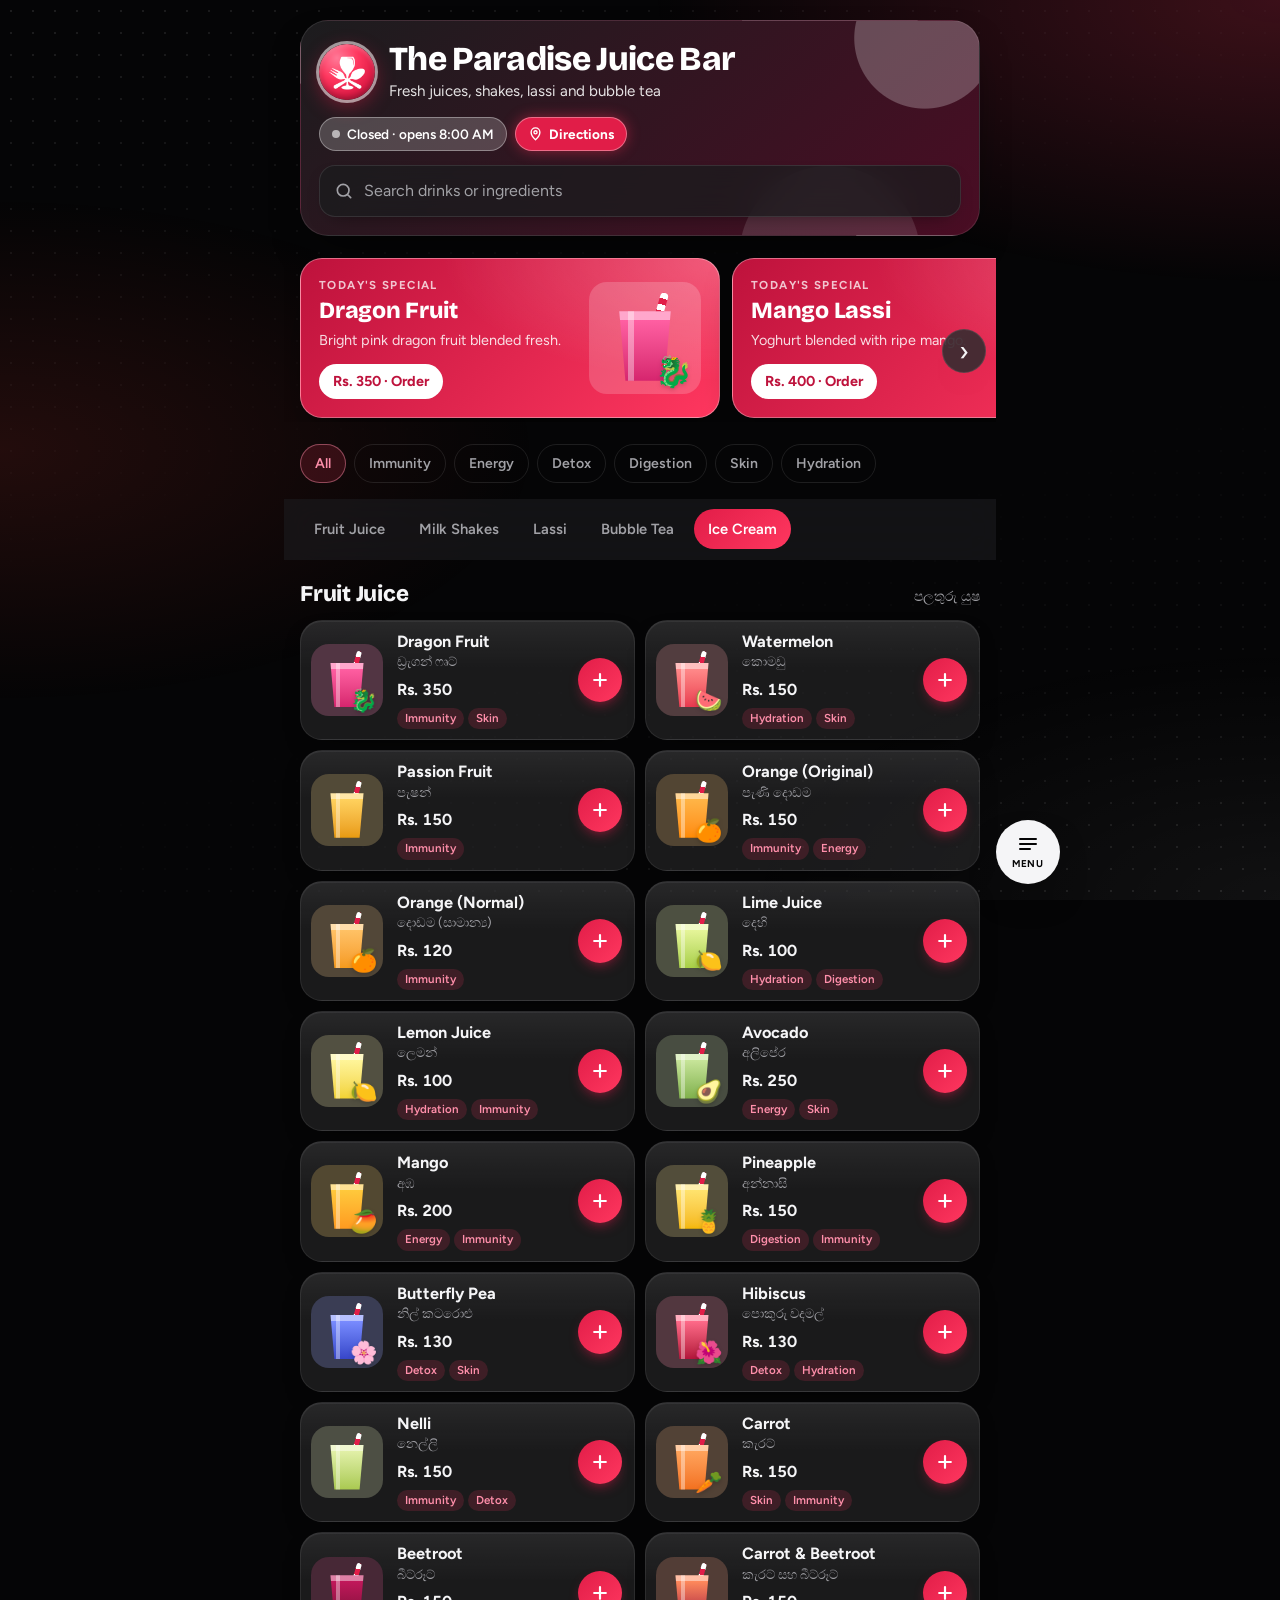
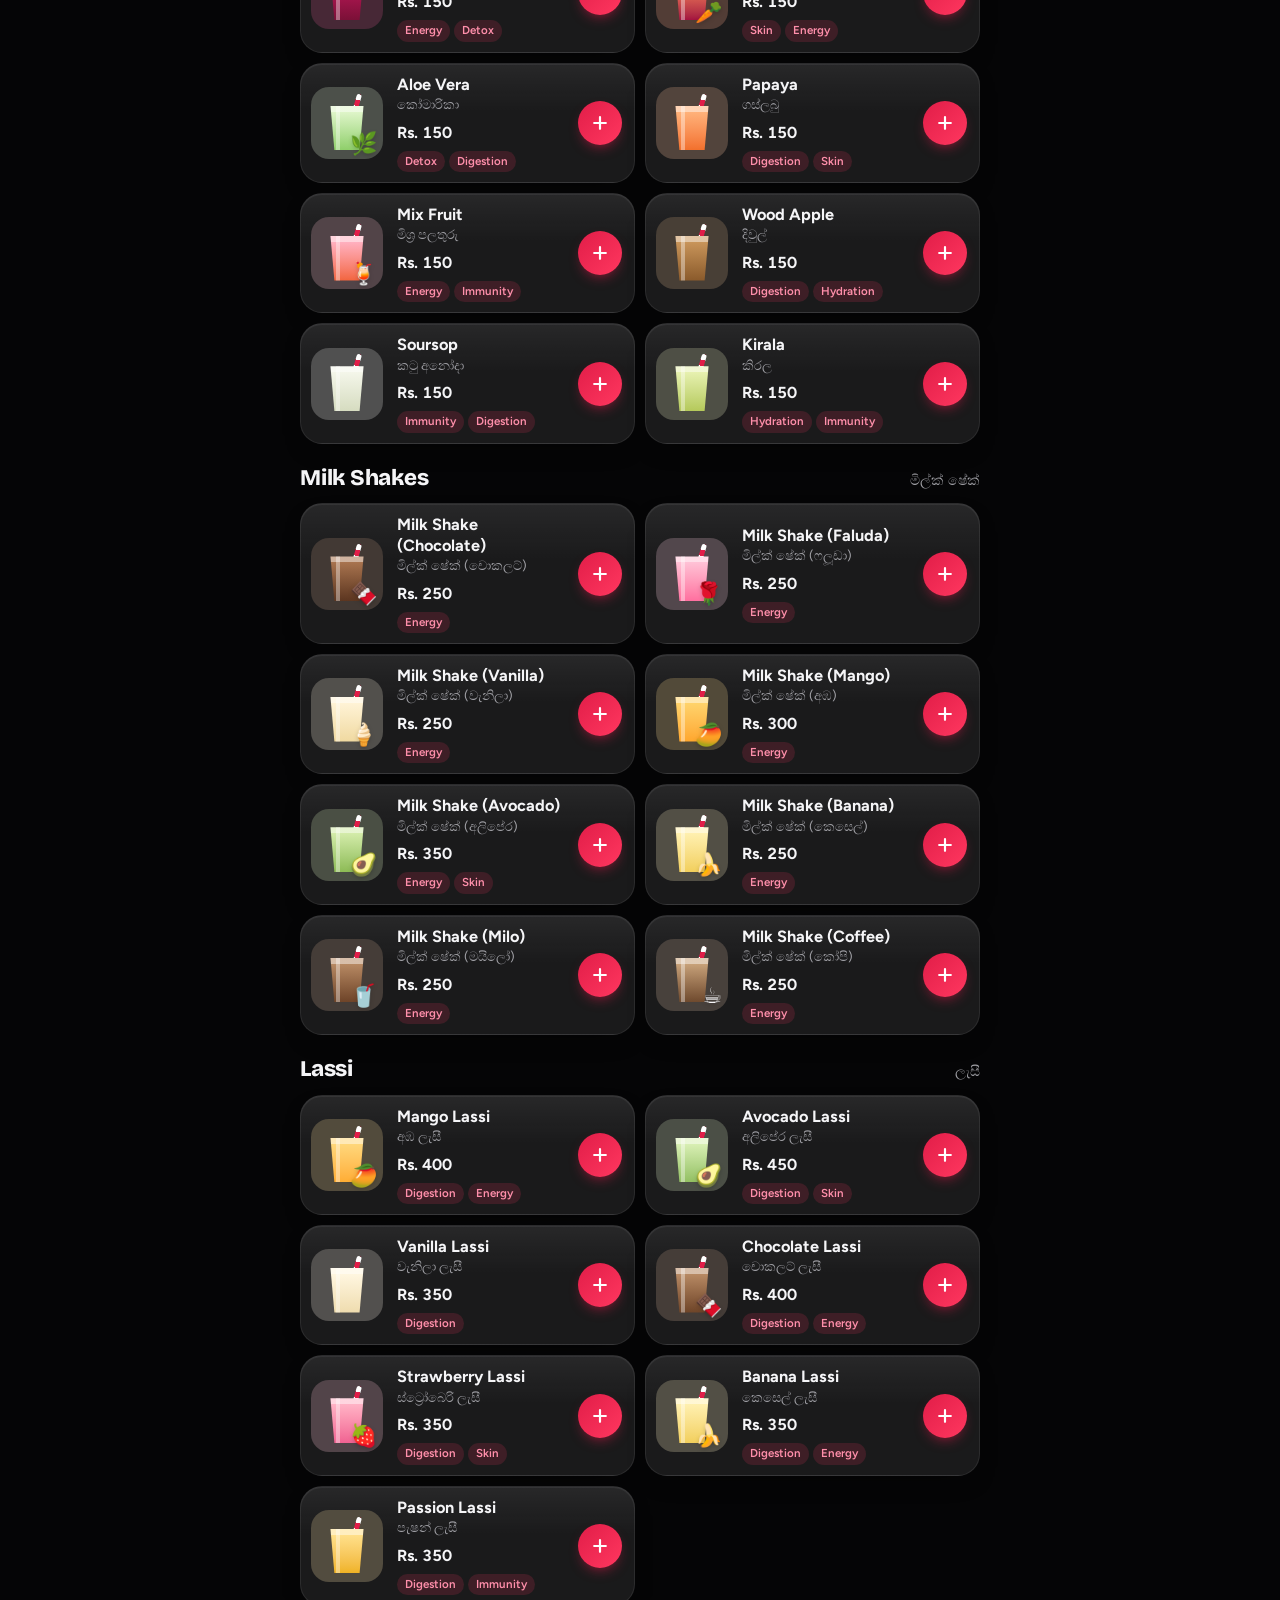
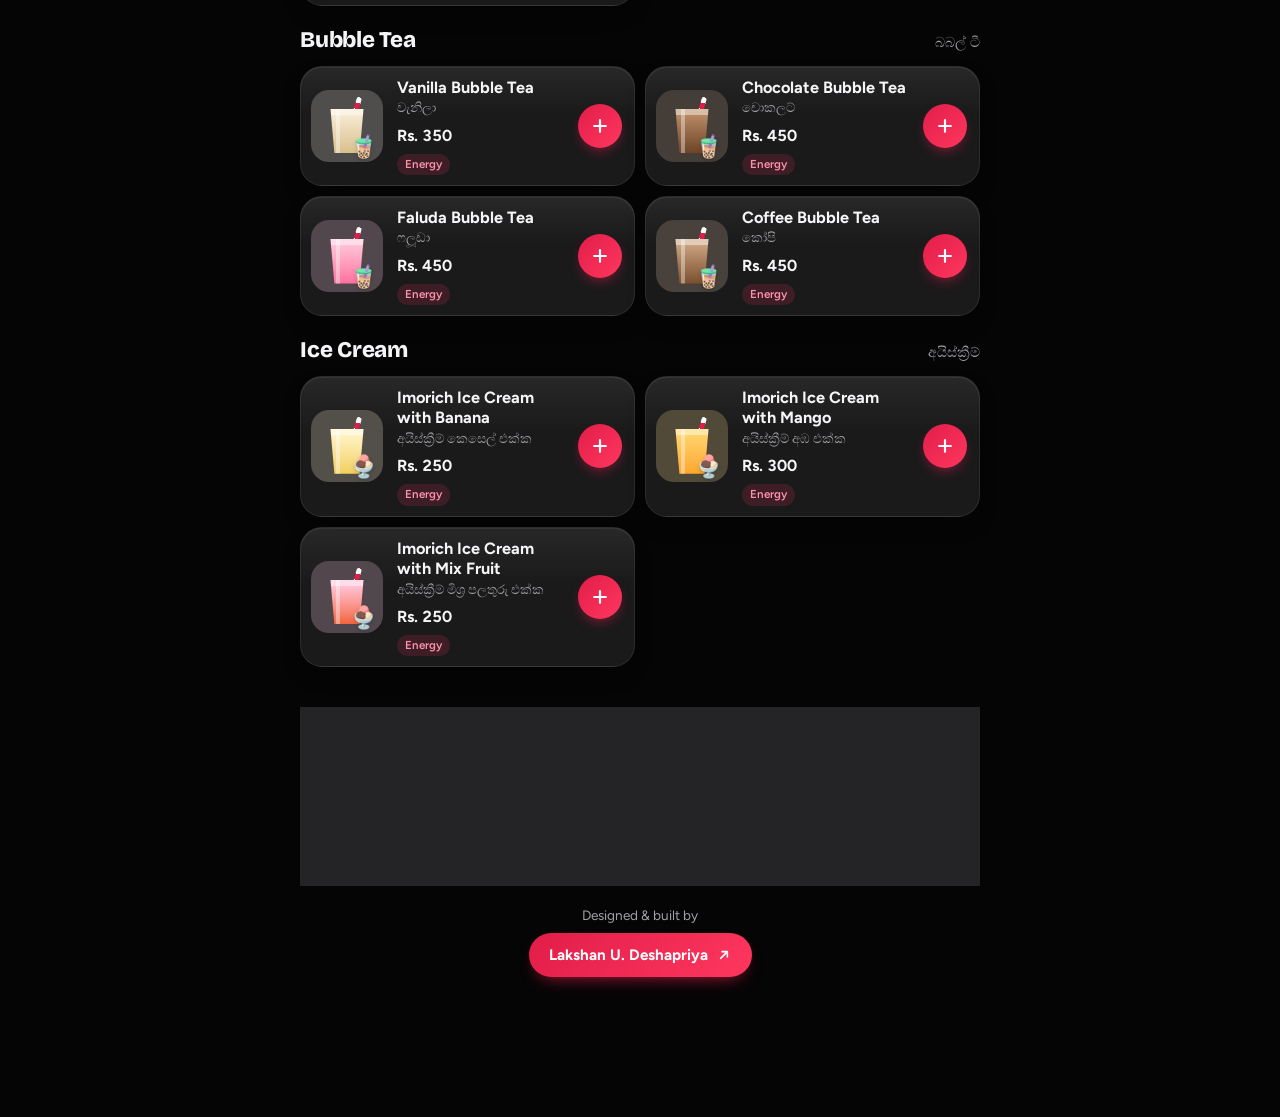
<file: index.html>
<!doctype html>
<html lang="en">
<head>
<meta charset="utf-8">
<meta name="viewport" content="width=device-width, initial-scale=1, viewport-fit=cover">
<meta name="theme-color" content="#050506">
<meta name="color-scheme" content="only dark">
<title>The Paradise Juice Bar &amp; Restaurant | Fresh Juice in Hapugala, Galle</title>
<meta name="description" content="Fresh juices, milkshakes, lassi and bubble tea near the Faculty of Engineering, University of Ruhuna, Hapugala, Galle. See the menu and order on WhatsApp.">
<link rel="canonical" href="https://theparadisejuicebar.com/">
<meta property="og:type" content="website">
<meta property="og:title" content="The Paradise Juice Bar &amp; Restaurant | Hapugala, Galle">
<meta property="og:description" content="Fresh juices, milkshakes, lassi and bubble tea. See the menu and order on WhatsApp.">
<meta property="og:url" content="https://theparadisejuicebar.com/">
<meta property="og:image" content="https://theparadisejuicebar.com/icons/og-image.png">
<meta property="og:image:width" content="1200">
<meta property="og:image:height" content="630">
<script type="application/ld+json">
{
  "@context": "https://schema.org",
  "@type": "FoodEstablishment",
  "name": "The Paradise Juice Bar & Restaurant",
  "url": "https://theparadisejuicebar.com/",
  "telephone": "+94712582689",
  "servesCuisine": "Fresh juice, milkshakes, lassi, bubble tea",
  "priceRange": "Rs",
  "address": {
    "@type": "PostalAddress",
    "streetAddress": "Near Faculty of Engineering, University of Ruhuna, Hapugala",
    "addressLocality": "Galle",
    "addressCountry": "LK"
  },
  "hasMap": "https://maps.app.goo.gl/zxAxbZAFGAKytTmB6",
  "openingHoursSpecification": {
    "@type": "OpeningHoursSpecification",
    "dayOfWeek": ["Monday","Tuesday","Wednesday","Thursday","Friday","Saturday","Sunday"],
    "opens": "08:00",
    "closes": "20:00"
  },
  "menu": "https://theparadisejuicebar.com/"
}
</script>

<link rel="icon" href="icons/favicon.svg" type="image/svg+xml">
<link rel="icon" href="icons/favicon-32.png" sizes="32x32" type="image/png">
<link rel="apple-touch-icon" href="icons/apple-touch-icon.png">
<link rel="manifest" href="site.webmanifest">
<!-- BUILD:HEAD -->

<link rel="preconnect" href="https://fonts.googleapis.com">
<link rel="preconnect" href="https://fonts.gstatic.com" crossorigin>
<link rel="preload" as="style" href="https://fonts.googleapis.com/css2?family=Bricolage+Grotesque:opsz,wght@12..96,600;12..96,800&family=Figtree:wght@400;500;600;700&display=swap" onload="this.onload=null;this.rel='stylesheet'">
<noscript><link rel="stylesheet" href="https://fonts.googleapis.com/css2?family=Bricolage+Grotesque:opsz,wght@12..96,600;12..96,800&family=Figtree:wght@400;500;600;700&display=swap"></noscript>
<!-- /BUILD:HEAD -->
<link rel="stylesheet" href="styles.css?v=4">
</head>
<body>
<!-- BUILD:BODY -->
<div class="app">
  <header class="top">
    <div class="brand">
      <div class="logo" aria-hidden="true"><img src="icons/logo.png" alt="" width="56" height="56"></div>
      <div class="brand-text">
        <h1 id="shopName">Juice Bar</h1>
        <p class="tagline" id="shopTagline"></p>
      </div>
    </div>
    <div class="meta-row">
      <span class="status" id="openStatus"></span>
      <a class="dir-link" id="dirLink" href="#" target="_blank" rel="noopener" hidden><svg viewBox="0 0 24 24" aria-hidden="true"><path d="M12 22s7-6.2 7-12a7 7 0 1 0-14 0c0 5.8 7 12 7 12z"/><circle cx="12" cy="10" r="2.5"/></svg>Directions</a>
      <span class="table-chip" id="tableChip" hidden></span>
    </div>
    <p class="notice" id="notice" hidden></p>
    <label class="search" for="search">
      <svg viewBox="0 0 24 24" aria-hidden="true"><circle cx="11" cy="11" r="7"/><path d="m20 20-3.5-3.5"/></svg>
      <input id="search" type="search" placeholder="Search drinks or ingredients" autocomplete="off" enterkeyhint="search">
    </label>
  </header>

  <div class="specials-wrap">
    <section class="specials" id="specials" aria-label="Today's specials"></section>
    <button type="button" class="sp-arrow prev" id="spPrev" aria-label="Previous special" hidden>‹</button>
    <button type="button" class="sp-arrow next" id="spNext" aria-label="Next special" hidden>›</button>
  </div>

  <div class="goals" id="goals" role="group" aria-label="Filter by health goal"></div>

  <nav class="cats" id="cats" aria-label="Menu categories"></nav>

  <main id="menu"></main>

  <div class="empty" id="empty" hidden>
    <p class="empty-title">No drinks match</p>
    <p>Try another word, or clear the filter.</p>
    <button type="button" class="btn-ghost" id="clearFilters">Clear search and filter</button>
  </div>

  <footer class="foot" id="foot"></footer>

  <p class="credit" id="credit" hidden></p>
</div>

<!-- Bottom-right thumb zone -->
<div class="fabs">
  <div class="dial" id="dial" hidden></div>
  <div class="fab-row">
    <button type="button" class="fab-cart" id="cartBtn" hidden aria-label="View your order">
      <svg viewBox="0 0 24 24" aria-hidden="true"><path d="M6 8h12l-1 12H7L6 8Z"/><path d="M9 8V6a3 3 0 0 1 6 0v2"/></svg>
      <span class="count" id="cartCount">0</span>
      <span class="cart-total" id="cartTotal"></span>
    </button>
    <button type="button" class="fab-menu" id="menuBtn" aria-expanded="false" aria-controls="dial" aria-label="Jump to a category">
      <svg class="i-open" viewBox="0 0 24 24" aria-hidden="true"><path d="M4 7h16M4 12h16M4 17h10"/></svg>
      <svg class="i-close" viewBox="0 0 24 24" aria-hidden="true"><path d="m6 6 12 12M18 6 6 18"/></svg>
      <span class="fab-label">Menu</span>
    </button>
  </div>
</div>

<div class="scrim" id="scrim" hidden></div>

<section class="sheet" id="productSheet" role="dialog" aria-modal="true" aria-labelledby="psName" hidden></section>

<section class="sheet" id="cartSheet" role="dialog" aria-modal="true" aria-labelledby="cartTitle" hidden></section>

<div class="toast" id="toast" role="status" aria-live="polite"></div>
<!-- /BUILD:BODY -->
<script src="menu.js?v=4"></script>
<script src="app.js?v=4"></script>
</body>
</html>
</file>
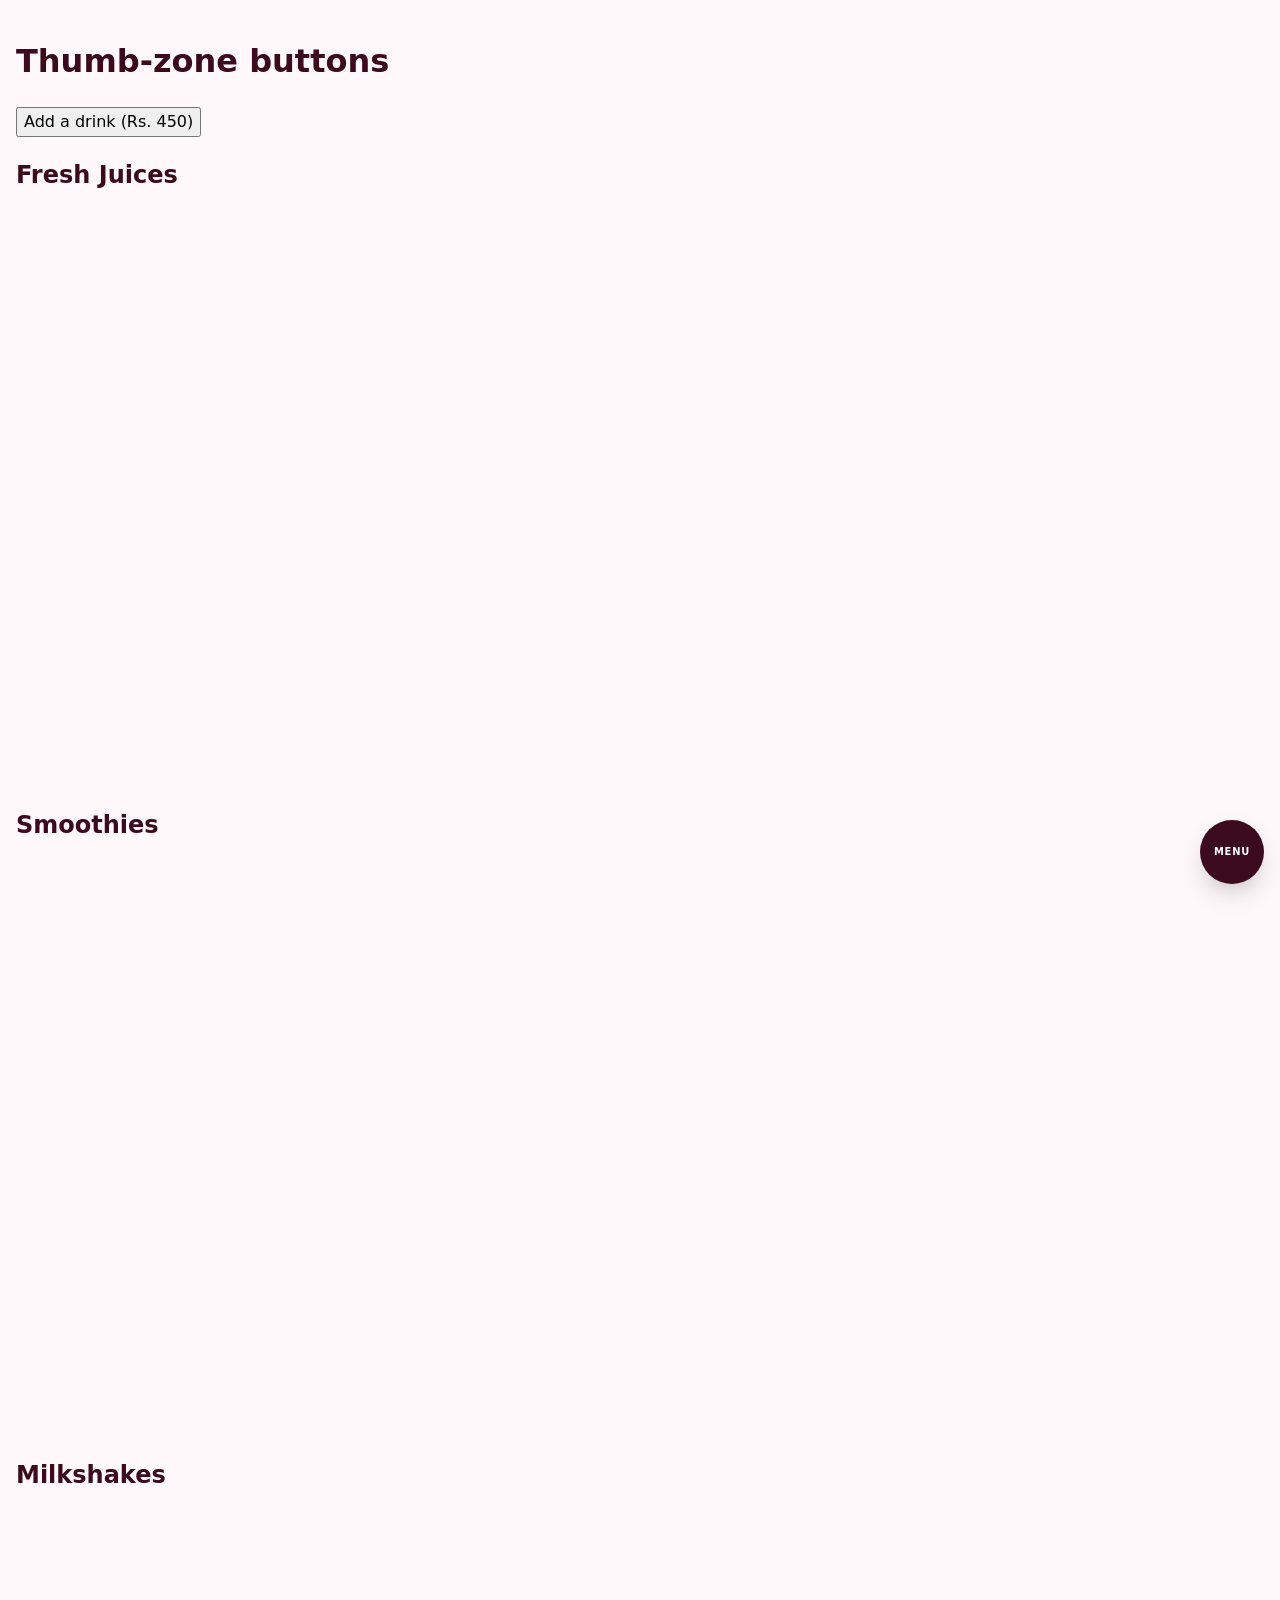
<file: guides/thumb-fab-demo.html>
<!doctype html>
<html lang="en">
<head>
<meta charset="utf-8">
<meta name="viewport" content="width=device-width, initial-scale=1, viewport-fit=cover">
<title>Thumb-zone buttons demo</title>
<style>
  /* 1. Colours: change these for any other site */
  :root { --ink: #3b0a1c; --bg: #fff8fa; --card: #ffffff; --accent: #e11d48; --accent-2: #ff5c8d; --muted: #8c5868; }
  * { box-sizing: border-box; }
  [hidden] { display: none !important; }
  body { margin: 0; padding: 16px 16px 140px; font: 16px/1.5 system-ui, sans-serif; background: var(--bg); color: var(--ink); }
  section { min-height: 70vh; scroll-margin-top: 16px; }
  button { font: inherit; cursor: pointer; }

  /* 2. The fixed corner: bottom-right, above the phone's home bar */
  .fabs {
    position: fixed; right: 16px; bottom: calc(16px + env(safe-area-inset-bottom, 0px)); z-index: 40;
    display: flex; flex-direction: column; align-items: flex-end; gap: 12px;
    pointer-events: none;                 /* empty space in the corner does not block taps */
  }
  .fabs > * { pointer-events: auto; }     /* but the buttons themselves do */
  .fab-row { display: flex; align-items: center; gap: 10px; }

  /* 3. Round Menu button: 64px is easy to hit with a thumb */
  .fab-menu {
    width: 64px; height: 64px; border-radius: 50%; border: 0;
    background: var(--ink); color: #fff; box-shadow: 0 12px 30px -12px rgba(0,0,0,.4);
    font-size: .62rem; font-weight: 700; letter-spacing: .08em; text-transform: uppercase;
  }

  /* 4. Cart pill: sits left of Menu, shows count + total */
  .fab-cart {
    display: flex; align-items: center; gap: 8px; height: 56px; padding: 0 20px; border-radius: 999px; border: 0;
    background: linear-gradient(135deg, var(--accent), var(--accent-2)); color: #fff; font-weight: 700;
    box-shadow: 0 12px 30px -12px rgba(0,0,0,.4);
  }
  .fab-cart .count { min-width: 22px; height: 22px; border-radius: 999px; background: #fff; color: var(--accent); display: grid; place-items: center; font-size: .8rem; }
  .fab-cart.bump { animation: bump .35s ease; }
  @keyframes bump { 40% { transform: scale(1.08); } }

  /* 5. Speed-dial list: opens upward, right-aligned, items rise in one by one */
  .dial { display: grid; justify-items: end; gap: 8px; max-height: calc(100dvh - 140px); overflow-y: auto; }
  .dial button {
    border: 0; padding: 12px 18px; border-radius: 999px; background: var(--card); color: var(--ink); font-weight: 700;
    box-shadow: 0 12px 30px -12px rgba(0,0,0,.4); animation: rise .22s ease both;
  }
  @keyframes rise { from { opacity: 0; transform: translateY(10px); } }

  /* 6. Dim layer behind the open dial; a tap on it closes the dial */
  .scrim { position: fixed; inset: 0; z-index: 30; background: rgba(8,14,10,.25); }

  @media (prefers-reduced-motion: reduce) { * { animation: none !important; } }
</style>
</head>
<body>
  <h1>Thumb-zone buttons</h1>
  <button type="button" id="addBtn">Add a drink (Rs. 450)</button>
  <section id="juices"><h2>Fresh Juices</h2></section>
  <section id="smoothies"><h2>Smoothies</h2></section>
  <section id="shakes"><h2>Milkshakes</h2></section>

  <div class="scrim" id="scrim" hidden></div>

  <div class="fabs">
    <div class="dial" id="dial" hidden>
      <!-- Listed bottom-up, so the first section ends up closest to the thumb -->
      <button type="button" data-jump="shakes" style="animation-delay:0ms">Milkshakes</button>
      <button type="button" data-jump="smoothies" style="animation-delay:30ms">Smoothies</button>
      <button type="button" data-jump="juices" style="animation-delay:60ms">Fresh Juices</button>
    </div>
    <div class="fab-row">
      <button type="button" class="fab-cart" id="cartBtn" hidden aria-label="View your order">
        <span class="count" id="cartCount">0</span><span id="cartTotal"></span>
      </button>
      <button type="button" class="fab-menu" id="menuBtn" aria-expanded="false" aria-controls="dial">Menu</button>
    </div>
  </div>

<script>
  var dial = document.getElementById("dial"), menuBtn = document.getElementById("menuBtn"), scrim = document.getElementById("scrim");
  var count = 0, total = 0;

  // Open or close the speed dial. aria-expanded tells screen readers the state.
  function toggleDial(open) {
    open = open == null ? dial.hidden : open;
    dial.hidden = !open;
    scrim.hidden = !open;
    menuBtn.setAttribute("aria-expanded", String(open));
    menuBtn.textContent = open ? "Close" : "Menu";
  }
  menuBtn.addEventListener("click", function () { toggleDial(); });
  scrim.addEventListener("click", function () { toggleDial(false); });
  document.addEventListener("keydown", function (e) { if (e.key === "Escape") toggleDial(false); });

  // Tap a dial item: close the dial and scroll to that section.
  dial.addEventListener("click", function (e) {
    var b = e.target.closest("[data-jump]");
    if (!b) return;
    toggleDial(false);
    document.getElementById(b.dataset.jump).scrollIntoView({ behavior: "smooth", block: "start" });
  });

  // Cart pill stays hidden until something is added, then bumps on every add.
  document.getElementById("addBtn").addEventListener("click", function () {
    count += 1; total += 450;
    var btn = document.getElementById("cartBtn");
    btn.hidden = false;
    document.getElementById("cartCount").textContent = count;
    document.getElementById("cartTotal").textContent = "Rs. " + total.toLocaleString("en-US");
    btn.classList.remove("bump"); void btn.offsetWidth; btn.classList.add("bump"); // restart the animation
  });
</script>
</body>
</html>
</file>
<file: styles.css>
/* Layout: one narrow menu column, sticky category rail, actions parked bottom-right for the thumb.
   Palette "Black glass": true black with pink and red light, frosted cards inspired by iPhone
   notifications, pink/red buttons. One dark look on every device. */
:root {
  color-scheme: dark;     /* one dark look on every phone */
  --bg: #050506;          /* true black page */
  --surface: rgba(28, 28, 30, .78);      /* frosted panels: search, rail, sheets (Apple dark gray) */
  --surface-2: #2c2c2e;   /* raised fills */
  --ink: #f5f5f7;         /* Apple white text */
  --muted: #a1a1a6;
  --line: rgba(255, 255, 255, .10);
  --accent: #e11d48;      /* rose red: buttons */
  --accent-2: #ff375f;    /* Apple pink: gradient end */
  --accent-ink: #ffffff;  /* text on buttons */
  --leaf: #ff8fab;        /* pink tags and benefit checks */
  --leaf-soft: rgba(255, 55, 95, .16);
  --hero-1: #1c1c1e;      /* header card: black glass */
  --hero-2: #4a0d24;      /* to deep wine */
  --hero-ink: #ffffff;
  --sp-1: #be123c;        /* special offer cards: red */
  --sp-2: #ff375f;        /* to pink */
  --wa: #198a43;          /* WhatsApp green, dark enough for white text */
  --warn: #ff6961;
  --shadow: 0 18px 44px -20px rgba(0, 0, 0, .9);
  --glass-border: rgba(255, 255, 255, .10);
  --card: rgba(44, 44, 46, .55);         /* frosted menu cards, like an iPhone notification */
  --card-line: rgba(255, 255, 255, .08);
  --card-shadow: 0 10px 30px -18px rgba(0, 0, 0, .9);
  --glow-1: rgba(255, 55, 95, .22);      /* pink light behind the glass */
  --glow-2: rgba(255, 69, 58, .12);      /* red light */
  --glow-3: rgba(255, 255, 255, .05);    /* white light */
  --dots: rgba(255, 255, 255, .10);      /* particle dots */
  --font-display: "Bricolage Grotesque", "Figtree", system-ui, sans-serif;
  --font-body: -apple-system, BlinkMacSystemFont, "Figtree", system-ui, "Segoe UI", sans-serif;
  --r-lg: 22px;
  --r-md: 16px;
  --r-sm: 12px;
}

* { box-sizing: border-box; }
[hidden] { display: none !important; }
html { -webkit-text-size-adjust: 100%; scroll-behavior: smooth; }
body {
  margin: 0;
  background: var(--bg);
  color: var(--ink);
  font: 16px/1.5 var(--font-body);
  padding-inline: 16px;
  -webkit-tap-highlight-color: transparent;
}
body.locked { overflow: hidden; }
/* Fixed glows and a faint particle-dot field behind the page; the see-through cards pick them up. */
body::before, body::after { content: ""; position: fixed; inset: 0; z-index: -1; pointer-events: none; }
body::before {
  background:
    radial-gradient(70% 45% at 100% 0%, var(--glow-1), transparent 70%),
    radial-gradient(60% 40% at 0% 50%, var(--glow-2), transparent 70%),
    radial-gradient(60% 40% at 100% 100%, var(--glow-3), transparent 70%);
}
body::after {
  background-image: radial-gradient(var(--dots) 1px, transparent 1.5px);
  background-size: 22px 22px;
  -webkit-mask-image: linear-gradient(160deg, #000 0%, transparent 45%, transparent 60%, #000 100%);
  mask-image: linear-gradient(160deg, #000 0%, transparent 45%, transparent 60%, #000 100%);
}
button, input, textarea { font: inherit; color: inherit; }
button { cursor: pointer; }
:focus-visible { outline: 3px solid var(--accent); outline-offset: 2px; border-radius: 8px; }
h1, h2, h3 { font-family: var(--font-display); text-wrap: balance; margin: 0; line-height: 1.1; }
svg { fill: none; stroke: currentColor; stroke-width: 2; stroke-linecap: round; stroke-linejoin: round; }

.app { max-width: 680px; margin-inline: auto; padding-block: 20px 140px; }

/* Header */
.top {
  position: relative; overflow: hidden; display: grid; gap: 14px;
  padding: 20px 18px 18px; border: 1px solid var(--glass-border); border-radius: 28px; color: var(--hero-ink);
  background:
    radial-gradient(circle at 92% 8%, rgba(255,255,255,.24) 0 70px, transparent 71px),
    radial-gradient(circle at 78% 110%, rgba(255,255,255,.12) 0 90px, transparent 91px),
    linear-gradient(140deg, var(--hero-1), var(--hero-2));
  box-shadow: var(--shadow); isolation: isolate;
}
.brand { display: flex; align-items: center; gap: 14px; }
.logo {
  flex: none; width: 56px; height: 56px; border-radius: 50%;
  display: grid; place-items: center;
  box-shadow: 0 0 0 3px rgba(255,255,255,.55), 0 6px 20px rgba(225,29,72,.45);
}
.logo img { width: 100%; height: 100%; display: block; border-radius: 50%; }

.logo span {
  width: 100%; height: 100%; border-radius: 50%; display: grid; place-items: center;
  background: #ffffff; color: var(--hero-1);
  font: 800 19px/1 var(--font-display); letter-spacing: .02em;
}
.brand-text { min-width: 0; }
.brand h1 { font-size: clamp(1.6rem, 6vw, 2.1rem); font-weight: 800; letter-spacing: -.02em; }
.tagline { margin: 2px 0 0; color: rgba(255,255,255,.88); font-size: .95rem; }
.meta-row { display: flex; flex-wrap: wrap; gap: 8px; }
.status, .table-chip {
  display: inline-flex; align-items: center; gap: 7px;
  font-size: .85rem; font-weight: 600; padding: 6px 12px; border-radius: 999px;
  background: rgba(255,255,255,.2); border: 1px solid rgba(255,255,255,.35); color: var(--hero-ink);
}
.status::before { content: ""; width: 8px; height: 8px; border-radius: 50%; background: rgba(255,255,255,.6); }
.status.open::before { background: #7dffb0; box-shadow: 0 0 0 4px rgba(125,255,176,.3); }
.notice { margin: 0; padding: 10px 14px; border-radius: var(--r-sm); background: rgba(255,255,255,.95); color: var(--hero-1); font-weight: 700; font-size: .92rem; }
.dir-link {
  display: inline-flex; align-items: center; gap: 6px;
  font-size: .85rem; font-weight: 700; padding: 6px 12px; border-radius: 999px;
  background: var(--accent, #ff2d55); color: #fff; text-decoration: none;
  border: 1px solid rgba(255,255,255,.35); box-shadow: 0 0 14px rgba(255,45,85,.45);
}
.dir-link[hidden] { display: none; }
.dir-link svg { width: 15px; height: 15px; fill: none; stroke: currentColor; stroke-width: 2.2; stroke-linecap: round; stroke-linejoin: round; }
.dir-link:active { transform: scale(.97); }
.table-chip { background: #ffffff; color: var(--hero-1); border-color: #ffffff; }

.search {
  display: flex; align-items: center; gap: 10px;
  background: var(--surface); color: var(--ink); border: 1px solid var(--glass-border); border-radius: var(--r-md);
  padding: 0 14px; min-height: 52px; box-shadow: 0 8px 20px -12px rgba(0, 0, 0, .6);
  backdrop-filter: blur(16px); -webkit-backdrop-filter: blur(16px);
}
.search:focus-within { box-shadow: 0 0 0 3px color-mix(in srgb, var(--accent) 32%, transparent); }
.search svg { width: 20px; height: 20px; color: var(--muted); flex: none; }
.search input { flex: 1; min-width: 0; border: 0; background: none; outline: none; padding: 12px 0; font-size: 1rem; }
.search input::placeholder { color: var(--muted); }

/* Specials */
.specials { display: flex; gap: 12px; overflow-x: auto; scroll-snap-type: x mandatory; scroll-padding-inline: 16px; margin: 22px -16px 0; padding: 0 16px 4px; scrollbar-width: none; }
.specials::-webkit-scrollbar { display: none; }
.specials:empty { display: none; }
/* Arrow buttons for the specials row: shown by app.js only when the row overflows on a mouse screen. */
.specials-wrap { position: relative; }
.sp-arrow {
  position: absolute; top: calc(50% + 11px); transform: translateY(-50%); z-index: 3;
  width: 44px; height: 44px; border-radius: 50%; display: grid; place-items: center;
  border: 1px solid var(--glass-border); background: rgba(44, 44, 46, .85); color: var(--ink); box-shadow: var(--shadow);
  backdrop-filter: blur(16px); -webkit-backdrop-filter: blur(16px);
  transition: opacity .2s, transform .15s;
  font-size: 28px; line-height: 1;
}
.sp-arrow svg { width: 22px; height: 22px; stroke-width: 2.4; }
.sp-arrow.prev { left: -6px; }
.sp-arrow.next { right: -6px; }
.sp-arrow:disabled { opacity: 0; pointer-events: none; }
.sp-arrow:active { transform: translateY(-50%) scale(.92); }
.specials[hidden] ~ .sp-arrow, .specials:empty ~ .sp-arrow { display: none; }
.special {
  scroll-snap-align: start; flex: 0 0 min(86%, 420px);
  position: relative; display: grid; grid-template-columns: 1fr 112px; gap: 12px; align-items: center;
  padding: 18px; border-radius: var(--r-lg); text-align: left;
  color: #ffffff;
  background:
    radial-gradient(120% 140% at 100% 0%, rgba(255, 255, 255, .22) 0%, transparent 55%),
    linear-gradient(135deg, var(--sp-1), var(--sp-2));
  border: 1px solid rgba(255, 255, 255, .35); box-shadow: var(--shadow);
}
.special .eyebrow { font-size: .72rem; font-weight: 700; letter-spacing: .12em; text-transform: uppercase; opacity: .75; }
.special .eyebrow, .special .sp-name, .special .sp-desc { display: block; }
.special .sp-name { font: 800 1.45rem/1.1 var(--font-display); margin-top: 4px; letter-spacing: -.01em; }
.special .sp-desc { margin: 6px 0 12px; font-size: .9rem; opacity: .85; }
.special .pill { display: inline-flex; gap: 6px; align-items: center; background: #ffffff; color: #be123c; padding: 7px 14px; border-radius: 999px; font-weight: 700; font-size: .9rem; }
.special .art { background: rgba(255, 255, 255, .18); }

/* Goal filter */
.goals { display: flex; gap: 8px; overflow-x: auto; margin: 22px -16px 0; padding: 0 16px 2px; scrollbar-width: none; }
.goals::-webkit-scrollbar { display: none; }
.goal {
  flex: none; padding: 8px 14px; border-radius: 999px; font-size: .88rem; font-weight: 600;
  border: 1px solid var(--line); background: transparent; color: var(--muted);
}
.goal[aria-pressed="true"] { background: var(--leaf-soft); color: var(--leaf); border-color: color-mix(in srgb, var(--leaf) 45%, transparent); }

/* Category rail */
.cats {
  position: sticky; top: env(safe-area-inset-top, 0px); z-index: 20;
  display: flex; gap: 6px; overflow-x: auto; scrollbar-width: none;
  margin: 14px -16px 0; padding: 10px 16px;
  background: color-mix(in srgb, var(--surface) 82%, transparent);
  backdrop-filter: blur(18px) saturate(1.35); -webkit-backdrop-filter: blur(18px) saturate(1.35);
  border-bottom: 1px solid transparent; transition: border-color .2s;
}
.cats.stuck { border-bottom-color: var(--line); }
.cats::-webkit-scrollbar { display: none; }
.cat {
  flex: none; border: 0; background: none; padding: 9px 14px; border-radius: 999px;
  font-weight: 600; font-size: .92rem; color: var(--muted); white-space: nowrap;
  transition: color .18s ease, background .18s ease;
}
.cat.active { background: linear-gradient(135deg, var(--accent), var(--accent-2)); color: var(--accent-ink); }

/* Menu sections */
.section { scroll-margin-top: 72px; padding-top: 22px; }
.section-head { display: flex; align-items: baseline; justify-content: space-between; gap: 12px; margin-bottom: 12px; }
.section-head h2 { font-size: 1.4rem; font-weight: 800; letter-spacing: -.01em; }
.section-head .si { color: var(--muted); font-size: .9rem; }
.list { display: grid; gap: 10px; }

/* Glass cards. No backdrop blur here: 41 blurred cards slow scrolling on cheap phones,
   and over the smooth glow background the blur would not show anyway. */
.card {
  position: relative; display: grid; grid-template-columns: 80px minmax(0, 1fr) auto; gap: 14px; align-items: center;
  padding: 10px 12px 10px 10px; border: 1px solid var(--card-line); border-radius: var(--r-lg);
  background: linear-gradient(180deg, rgba(255, 255, 255, .06), transparent 40%), var(--card);
  box-shadow: inset 0 1px 0 rgba(255, 255, 255, .06), var(--card-shadow);
  transition: transform .18s ease, box-shadow .18s ease, border-color .18s ease;
}
.card:hover { transform: translateY(-2px); box-shadow: var(--shadow); border-color: color-mix(in srgb, var(--accent) 28%, var(--card-line)); }
.card:active { transform: scale(.99); }
.card-open { position: absolute; inset: 0; z-index: 1; border: 0; background: none; border-radius: inherit; }
.card-body { min-width: 0; }
.card h3 { font-family: var(--font-body); font-size: 1.02rem; font-weight: 700; line-height: 1.25; }
.card .si { display: block; color: var(--muted); font-size: .82rem; margin-top: 1px; }
.card .price { margin-top: 6px; font-weight: 700; font-variant-numeric: tabular-nums; }
.card .price small { font-weight: 500; color: var(--muted); font-size: .78rem; margin-right: 3px; }
.tags { display: flex; flex-wrap: wrap; gap: 4px; margin-top: 6px; }
.tag { font-size: .72rem; font-weight: 600; color: var(--leaf); background: var(--leaf-soft); padding: 2px 8px; border-radius: 999px; }
.add {
  position: relative; z-index: 2; width: 44px; height: 44px; border-radius: 50%;
  border: 0; background: linear-gradient(135deg, var(--accent), var(--accent-2)); color: var(--accent-ink);
  display: grid; place-items: center; box-shadow: 0 6px 14px -6px color-mix(in srgb, var(--accent) 80%, transparent);
  transition: transform .15s ease;
}
.add:active { transform: scale(.9); }
.add svg { width: 20px; height: 20px; stroke-width: 2.6; }
.card.sold { opacity: .6; }
.card.sold .add { display: none; }
.sold-badge { position: relative; z-index: 2; font-size: .72rem; font-weight: 700; color: var(--warn); text-align: right; max-width: 64px; line-height: 1.2; }

/* Drink art: a drawn glass in the product's colours */
.art {
  position: relative; width: 100%; aspect-ratio: 1; max-width: 100%;
  border-radius: 18px; overflow: hidden; display: block;
  background: color-mix(in srgb, var(--c1) 18%, var(--surface-2));
}
.art img { width: 100%; height: 100%; object-fit: cover; display: block; }
.art .straw {
  position: absolute; left: 52%; top: 8%; width: 7%; height: 46%; border-radius: 4px;
  background: repeating-linear-gradient(180deg, #fff 0 6px, var(--accent) 6px 12px);
  transform: rotate(16deg); transform-origin: bottom center;
}
.art .glass {
  position: absolute; left: 27%; right: 27%; top: 26%; bottom: 12%;
  clip-path: polygon(0 0, 100% 0, 88% 100%, 12% 100%);
  background:
    linear-gradient(90deg, transparent 18%, rgba(255,255,255,.38) 18% 28%, transparent 28%),
    linear-gradient(180deg, color-mix(in srgb, var(--c1) 55%, #fff) 0 13%, var(--c1) 13%, var(--c2));
}
.art .fruit { position: absolute; right: 8%; bottom: 6%; font-size: 22px; line-height: 1; filter: drop-shadow(0 2px 2px rgba(0,0,0,.18)); }
.art-lg { border-radius: 26px; }
.art-lg .fruit { font-size: 48px; }
.special .art .fruit { font-size: 30px; }

/* Search results note */
.result-note { margin: 18px 0 0; padding: 12px 16px; border-radius: var(--r-md); background: var(--surface-2); color: var(--ink); font-weight: 600; font-size: .92rem; }
.result-note span { color: var(--muted); font-weight: 500; }

/* Empty + footer */
.empty { text-align: center; padding: 48px 12px; color: var(--muted); }
.empty-title { font: 800 1.3rem var(--font-display); color: var(--ink); margin: 0 0 4px; }
.empty p { margin: 0 0 14px; }
.btn-ghost { border: 1px solid var(--line); background: var(--surface); padding: 10px 16px; border-radius: 999px; font-weight: 600; }

.foot {
  margin-top: 40px; padding: 22px; border: 1px solid var(--line); border-radius: var(--r-lg);
  background: color-mix(in srgb, var(--surface-2) 84%, transparent); display: grid; gap: 10px; font-size: .92rem;
  backdrop-filter: blur(18px); -webkit-backdrop-filter: blur(18px);
}
.foot h2 { font-size: 1.15rem; font-weight: 800; }
.foot p { margin: 0; color: var(--muted); }
.foot-links { display: flex; flex-wrap: wrap; gap: 8px; }
.foot-links a { color: var(--ink); font-weight: 600; text-decoration: none; padding: 8px 14px; border-radius: 999px; background: var(--surface); border: 1px solid var(--line); }
.foot .fine { font-size: .8rem; }

/* Designer credit */
.credit {
  display: flex; flex-wrap: wrap; justify-content: center; align-items: center; gap: 6px;
  margin: 20px 0 0; font-size: .85rem; color: var(--muted); text-align: center;
}
.credit { flex-direction: column; gap: 8px; }
.credit-btn {
  display: inline-flex; align-items: center; gap: 8px; min-height: 44px; padding: 0 20px;
  border-radius: 999px; font-weight: 700; font-size: .95rem; text-decoration: none;
  color: var(--accent-ink); background: linear-gradient(135deg, var(--accent), var(--accent-2));
  box-shadow: 0 8px 18px -10px var(--accent);
  transition: transform .15s ease, box-shadow .15s ease;
}
.credit-btn svg { width: 16px; height: 16px; stroke-width: 2.4; }
a.credit-btn:hover { transform: translateY(-1px); box-shadow: 0 12px 22px -10px var(--accent); }

/* Floating actions, bottom-right */
.fabs {
  position: fixed; z-index: 40; right: 16px;
  bottom: calc(16px + env(safe-area-inset-bottom, 0px));
  display: flex; flex-direction: column; align-items: flex-end; gap: 12px;
  pointer-events: none;
}
.fabs > * { pointer-events: auto; }
.fab-row { display: flex; align-items: center; gap: 10px; }
.fab-menu {
  position: relative; width: 64px; height: 64px; border-radius: 50%; border: 0;
  background: var(--ink); color: var(--bg); box-shadow: var(--shadow);
  display: grid; place-items: center; align-content: center; gap: 1px;
  transition: transform .18s ease, box-shadow .18s ease;
}
.fab-menu:hover { transform: translateY(-2px); box-shadow: 0 14px 30px -12px color-mix(in srgb, var(--accent) 42%, transparent); }
.fab-menu svg { width: 24px; height: 24px; }
.fab-menu .fab-label { font-size: .62rem; font-weight: 700; letter-spacing: .08em; text-transform: uppercase; }
.fab-menu .i-close { display: none; }
.fab-menu[aria-expanded="true"] .i-open, .fab-menu[aria-expanded="true"] .fab-label { display: none; }
.fab-menu[aria-expanded="true"] .i-close { display: block; }
.fab-cart {
  display: flex; align-items: center; gap: 8px; height: 56px; padding: 0 20px 0 16px; border-radius: 999px; border: 0;
  background: linear-gradient(135deg, var(--accent), var(--accent-2)); color: var(--accent-ink); font-weight: 700; box-shadow: var(--shadow);
  font-variant-numeric: tabular-nums;
  transition: transform .18s ease, box-shadow .18s ease;
}
.fab-cart:hover { transform: translateY(-2px); }
.fab-cart svg { width: 22px; height: 22px; }
.fab-cart .count { min-width: 22px; height: 22px; padding: 0 6px; border-radius: 999px; background: #ffffff; color: var(--accent); font-size: .8rem; display: grid; place-items: center; }
.fab-cart.bump { animation: bump .35s ease; }
@keyframes bump { 40% { transform: scale(1.08); } }

.dial { display: grid; justify-items: end; gap: 8px; max-height: calc(100dvh - 140px); overflow-y: auto; padding: 4px; }
.dial button {
  display: flex; align-items: center; gap: 10px; border: 0; padding: 12px 18px; border-radius: 999px;
  background: var(--surface); color: var(--ink); font-weight: 700; box-shadow: var(--shadow); text-align: right;
  animation: rise .22s ease both;
}
.dial button span { color: var(--muted); font-weight: 500; font-size: .85rem; font-variant-numeric: tabular-nums; }
.dial button.active { background: linear-gradient(135deg, var(--accent), var(--accent-2)); color: var(--accent-ink); }
.dial button.active span { color: inherit; opacity: .7; }
@keyframes rise { from { opacity: 0; transform: translateY(10px); } }

/* Scrim + sheets */
.scrim { position: fixed; inset: 0; z-index: 30; background: rgba(0, 0, 0, .55); animation: fade .2s ease; }
.scrim.light { background: rgba(0, 0, 0, .35); }
@keyframes fade { from { opacity: 0; } }
.sheet {
  position: fixed; z-index: 50; left: 0; right: 0; bottom: 0; margin-inline: auto; width: 100%; max-width: 680px;
  max-height: 92dvh; display: flex; flex-direction: column;
  background: var(--surface); border: 1px solid var(--line); border-bottom: 0; border-radius: 26px 26px 0 0;
  box-shadow: 0 -10px 40px -10px rgba(0,0,0,.35); backdrop-filter: blur(24px); -webkit-backdrop-filter: blur(24px);
  animation: slide .28s cubic-bezier(.2, .9, .25, 1);
}
.sheet.closing { animation: slide-out .18s ease forwards; }
@keyframes slide { from { transform: translateY(100%); } }
@keyframes slide-out { to { transform: translateY(100%); } }
.sheet-scroll { overflow-y: auto; padding: 8px 20px 20px; overscroll-behavior: contain; }
.grab { width: 44px; height: 5px; border-radius: 99px; background: var(--line); margin: 10px auto 4px; flex: none; }
.sheet-close {
  position: absolute; top: 14px; right: 14px; z-index: 2; width: 40px; height: 40px; border-radius: 50%; border: 0;
  background: var(--surface-2); display: grid; place-items: center;
}
.sheet-close svg { width: 18px; height: 18px; }
.sheet-foot {
  flex: none; display: flex; align-items: center; gap: 12px;
  padding: 14px 20px calc(14px + env(safe-area-inset-bottom, 0px));
  border-top: 1px solid var(--line); background: var(--surface);
}

/* Product sheet */
.ps-hero { display: grid; grid-template-columns: 132px minmax(0, 1fr); gap: 16px; align-items: center; padding-right: 36px; }
.ps-hero h2 { font-size: 1.6rem; font-weight: 800; letter-spacing: -.01em; }
.ps-hero .si { color: var(--muted); margin-top: 2px; }
.ps-desc { margin: 14px 0 0; color: var(--muted); }
.block { margin-top: 20px; }
.block h3 { font-family: var(--font-body); font-size: .78rem; font-weight: 700; letter-spacing: .12em; text-transform: uppercase; color: var(--muted); margin-bottom: 10px; }
.chips { display: flex; flex-wrap: wrap; gap: 6px; }
.chip { padding: 6px 12px; border-radius: 999px; background: var(--surface-2); font-size: .9rem; font-weight: 500; }
.benefits { list-style: none; margin: 0; padding: 0; display: grid; gap: 8px; }
.benefits li { display: flex; gap: 10px; align-items: flex-start; }
.benefits svg { flex: none; width: 20px; height: 20px; color: var(--leaf); margin-top: 2px; }
.options { display: grid; gap: 8px; }
.seg { display: flex; flex-wrap: wrap; gap: 8px; }
.seg label { position: relative; }
.seg input { position: absolute; opacity: 0; inset: 0; margin: 0; cursor: pointer; }
.seg span {
  display: inline-flex; gap: 8px; align-items: baseline; padding: 10px 16px; border-radius: var(--r-sm);
  border: 1.5px solid var(--line); font-weight: 600; font-size: .95rem; font-variant-numeric: tabular-nums;
}
.seg span small { color: var(--muted); font-weight: 500; }
.seg input:checked + span { border-color: var(--accent); background: var(--accent); color: var(--accent-ink); }
.seg input:checked + span small { color: inherit; opacity: .75; }
.seg input:focus-visible + span { outline: 3px solid var(--accent); outline-offset: 2px; }
.note-sold { margin-top: 18px; padding: 12px 14px; border-radius: var(--r-sm); background: color-mix(in srgb, var(--warn) 14%, var(--surface)); color: var(--warn); font-weight: 600; }

.stepper { display: flex; align-items: center; border: 1.5px solid var(--line); border-radius: 999px; flex: none; }
.stepper button { width: 44px; height: 46px; border: 0; background: none; display: grid; place-items: center; }
.stepper button svg { width: 18px; height: 18px; }
.stepper output { min-width: 22px; text-align: center; font-weight: 700; font-variant-numeric: tabular-nums; }
.btn-primary {
  flex: 1; min-height: 52px; border: 0; border-radius: 999px; padding: 0 20px;
  background: linear-gradient(135deg, var(--accent), var(--accent-2)); color: var(--accent-ink); font-weight: 700; font-size: 1rem;
  display: flex; align-items: center; justify-content: center; gap: 8px; text-decoration: none;
  font-variant-numeric: tabular-nums;
}
.btn-primary:disabled { opacity: .5; cursor: not-allowed; }

/* Cart sheet */
.cart-head { display: flex; align-items: baseline; gap: 10px; padding-right: 48px; margin-top: 6px; }
.cart-head h2 { font-size: 1.6rem; font-weight: 800; }
.cart-head .muted { color: var(--muted); }
.lines { list-style: none; margin: 16px 0 0; padding: 0; display: grid; }
.line { display: grid; grid-template-columns: 52px minmax(0, 1fr) auto; gap: 12px; align-items: center; padding: 12px 0; border-bottom: 1px solid var(--line); }
.line .art { border-radius: 14px; }
.line .art .fruit { font-size: 16px; }
.line-name { font-weight: 700; line-height: 1.25; }
.line-opts { color: var(--muted); font-size: .84rem; }
.line-price { font-weight: 700; font-size: .92rem; font-variant-numeric: tabular-nums; margin-top: 2px; }
.line .stepper button { width: 38px; height: 38px; }
.form { display: grid; gap: 14px; margin-top: 20px; }
.field { display: grid; gap: 6px; }
.field > span { font-size: .85rem; font-weight: 600; color: var(--muted); }
.field input, .field textarea {
  width: 100%; border: 1.5px solid var(--line); border-radius: var(--r-sm); padding: 12px 14px; background: var(--bg); font-size: 1rem;
}
.field textarea { resize: vertical; min-height: 70px; }
.field input:focus, .field textarea:focus { outline: none; border-color: var(--accent); }
.row-2 { display: grid; grid-template-columns: minmax(0, 1fr) minmax(0, 1fr); gap: 12px; }
.how { margin: 16px 0 0; padding: 12px 14px; border-radius: var(--r-sm); background: var(--leaf-soft); color: var(--leaf); font-size: .88rem; font-weight: 500; }
.clear { border: 0; background: none; color: var(--muted); text-decoration: underline; font-size: .88rem; padding: 6px 0; margin-top: 8px; }
.cart-foot { flex-direction: column; align-items: stretch; gap: 10px; }
.total-row { display: flex; justify-content: space-between; align-items: baseline; font-variant-numeric: tabular-nums; }
.total-row strong { font: 800 1.5rem var(--font-display); }
.btn-wa { background: var(--wa); color: #fff; }
.btn-wa svg { width: 22px; height: 22px; fill: currentColor; stroke: none; }
.cart-empty { text-align: center; padding: 36px 0 20px; color: var(--muted); }

/* Toast */
.toast {
  position: fixed; z-index: 60; left: 50%; top: calc(16px + env(safe-area-inset-top, 0px));
  transform: translate(-50%, -20px); opacity: 0; pointer-events: none;
  background: rgba(44, 44, 46, .82); color: var(--ink); border: 1px solid var(--glass-border);
  backdrop-filter: blur(20px) saturate(1.6); -webkit-backdrop-filter: blur(20px) saturate(1.6);
  box-shadow: 0 12px 30px -10px rgba(0, 0, 0, .7);
  width: max-content; padding: 12px 20px; border-radius: 18px; font-weight: 600; font-size: .92rem;
  transition: opacity .2s, transform .2s; max-width: calc(100% - 32px); text-align: center;
}
.toast.show { opacity: 1; transform: translate(-50%, 0); }

@media (min-width: 720px) {
  .list { grid-template-columns: 1fr 1fr; }
  .card { grid-template-columns: 72px minmax(0, 1fr) auto; }
  .fabs { right: max(16px, calc((100vw - 680px) / 2 - 80px)); }
}
@media (prefers-reduced-motion: reduce) {
  *, *::before, *::after { animation: none !important; transition: none !important; scroll-behavior: auto !important; }
}
</file>
